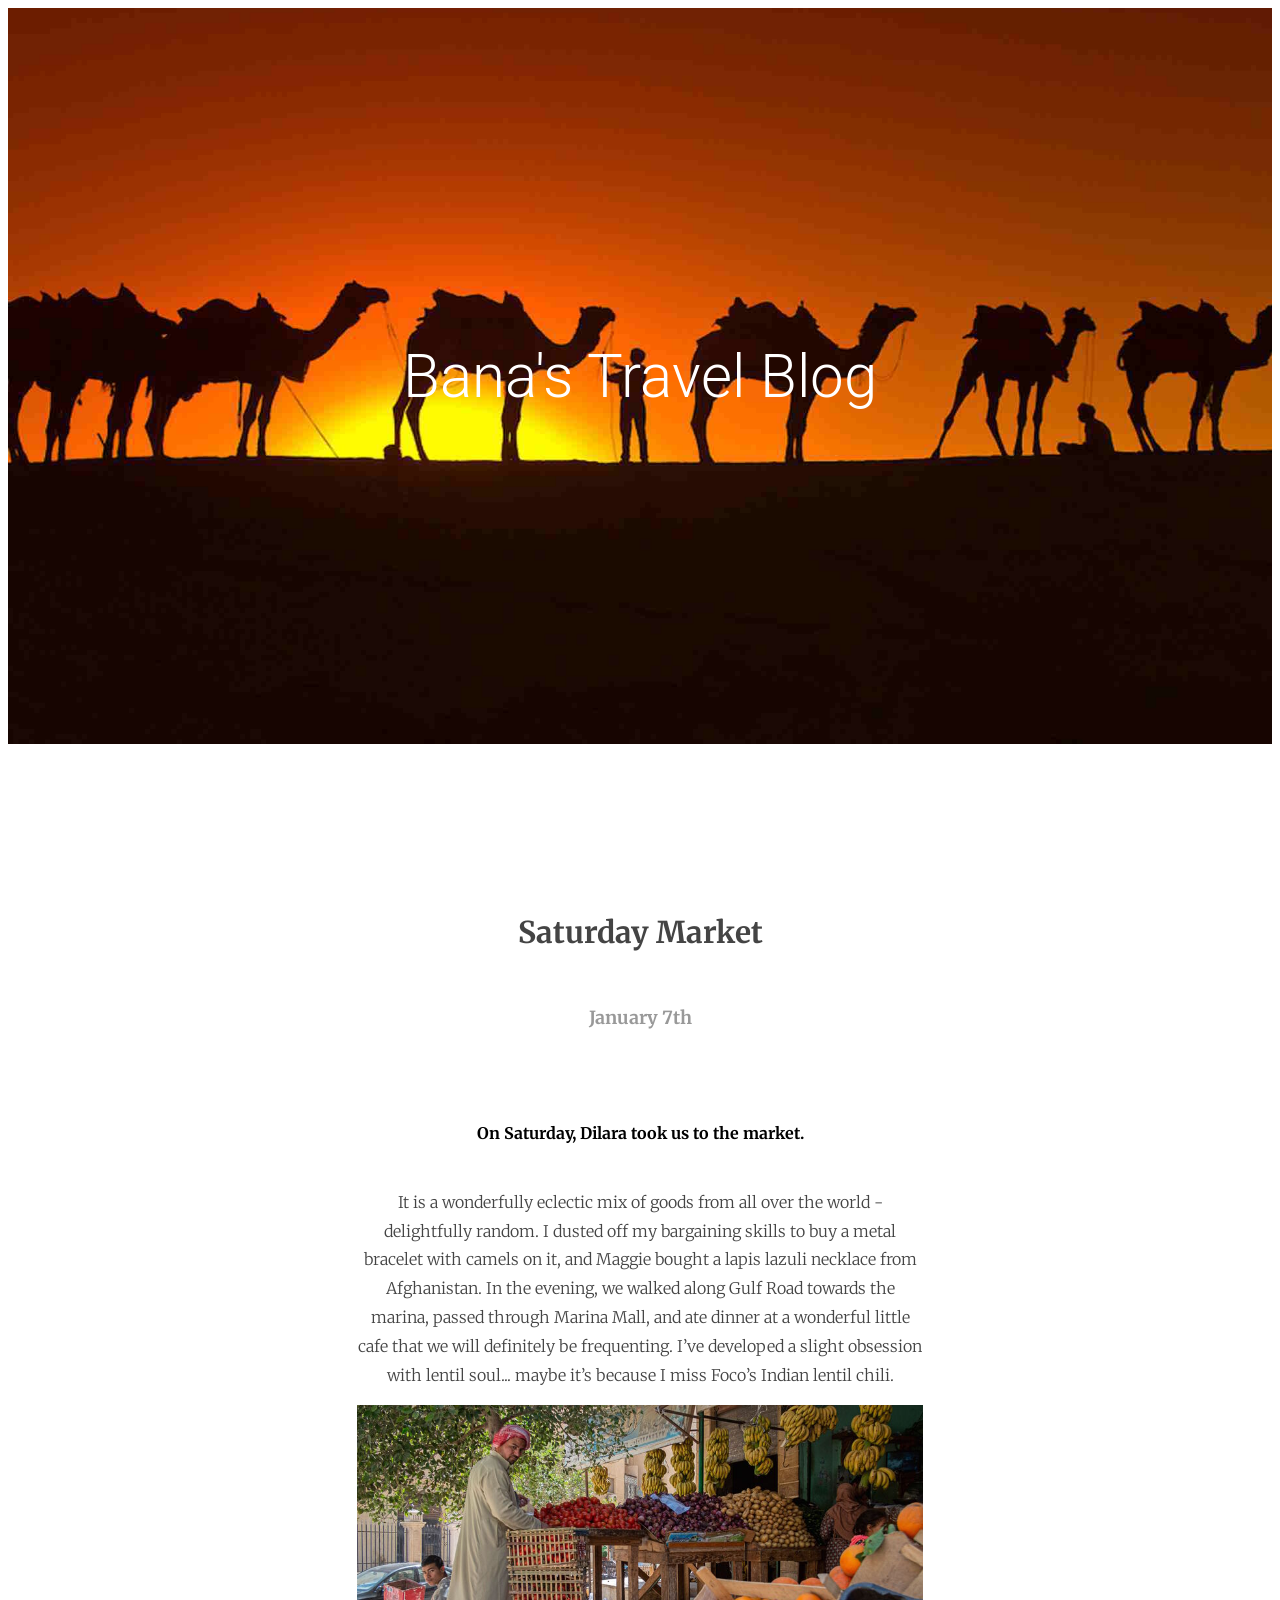
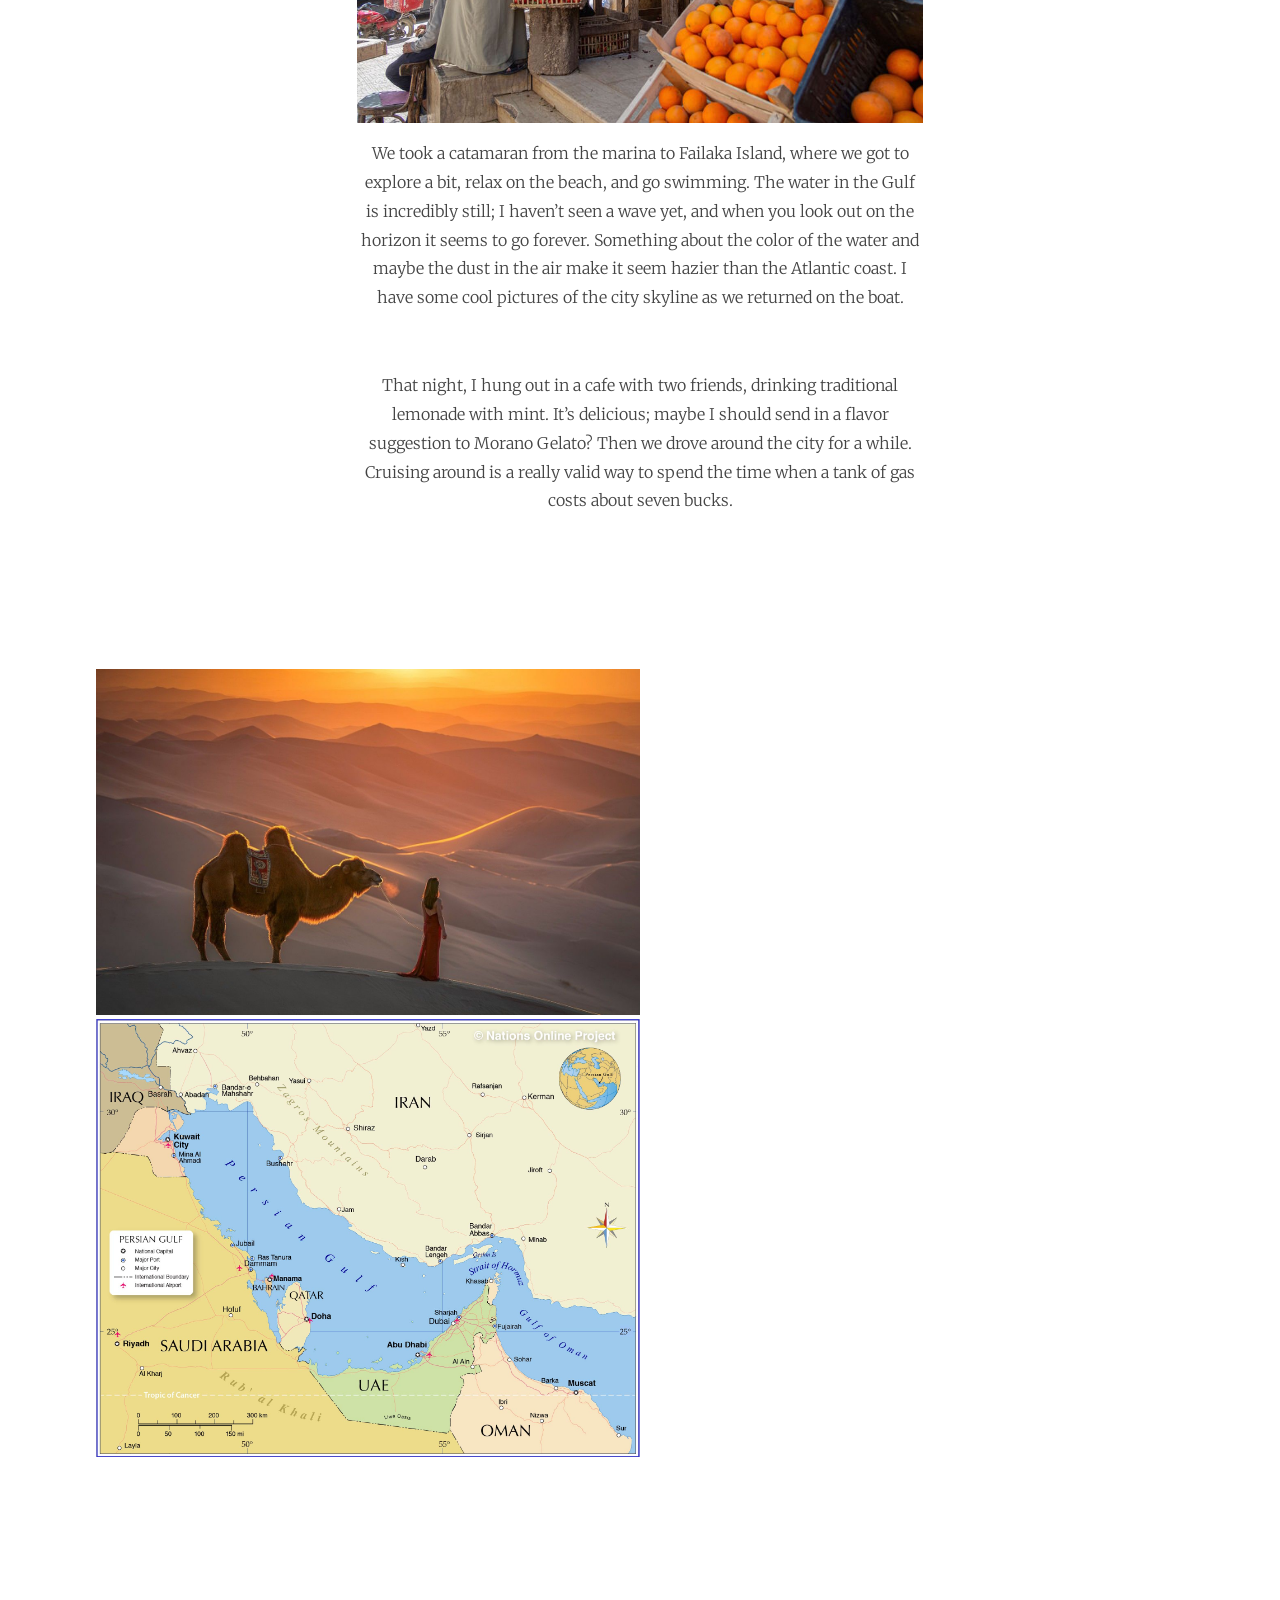
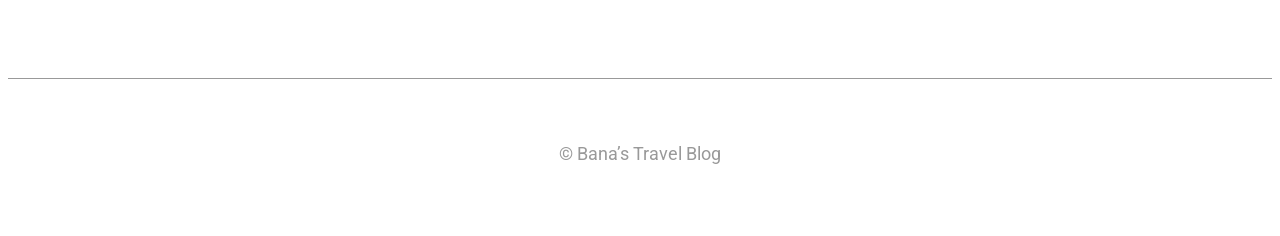
<file: Banas_Travel_Blog/index.html>
<!-- index.html -->

<!DOCTYPE html>
<html lang="en">

<head>
    <meta charset="UTF-8">
    <meta http-equiv="X-UA-Compatible" content="IE=edge">
    <meta name="viewport" content="width=device-width, initial-scale=1.0">
    <link href="https://fonts.googleapis.com/css?family=Roboto:300,400" rel="stylesheet" />
    <link href="https://fonts.googleapis.com/css?family=Merriweather:300,400" rel="stylesheet" />
    <link rel="stylesheet" type="text/css" href="./style.css" />
    <title>Bana's Travel Blog</title>
</head>

<body>
    <div id="banner">
        <h1>Bana's Travel Blog</h1>
    </div>
    <div id="blog">
        <div class="post">
            <h2>Saturday Market</h2>
            <h3>January 7th</h3>
            <strong class="opening-line">On Saturday, Dilara took us to the market.</strong>
            <p>
                It is a wonderfully eclectic mix of goods from all over the world -
                delightfully random. I dusted off my bargaining skills to buy a metal
                bracelet with camels on it, and Maggie bought a lapis lazuli necklace
                from Afghanistan. In the evening, we walked along Gulf Road towards
                the marina, passed through Marina Mall, and ate dinner at a wonderful
                little cafe that we will definitely be frequenting. I’ve developed a
                slight obsession with lentil soul... maybe it’s because I miss Foco’s
                Indian lentil chili.
            </p>
            <div class="image-container">
                <img src="./images/mideast-market.jpg" />
            </div>
            <p>
                We took a catamaran from the marina to Failaka Island, where we got to
                explore a bit, relax on the beach, and go swimming. The water in the
                Gulf is incredibly still; I haven’t seen a wave yet, and when you look
                out on the horizon it seems to go forever. Something about the color
                of the water and maybe the dust in the air make it seem hazier than
                the Atlantic coast. I have some cool pictures of the city skyline as
                we returned on the boat.
            </p>
            <p>
                That night, I hung out in a cafe with two friends, drinking
                traditional lemonade with mint. It’s delicious; maybe I should send in
                a flavor suggestion to Morano Gelato? Then we drove around the city
                for a while. Cruising around is a really valid way to spend the time
                when a tank of gas costs about seven bucks.
            </p>
        </div>
        <div class="images">
            <div class="image-container">
                <img src="./images/camel.jpg" />
            </div>
            <!--
      Adding comment to ensure no whitespace between inline-block div elements from HTML file.
      -->
            <div class="image-container">
                <img src="./images/persian-gulf-map.jpg" />
            </div>
        </div>
    </div>
    <footer>
        <span>&copy; Bana’s Travel Blog</span>
    </footer>
</body>

</html>
</file>
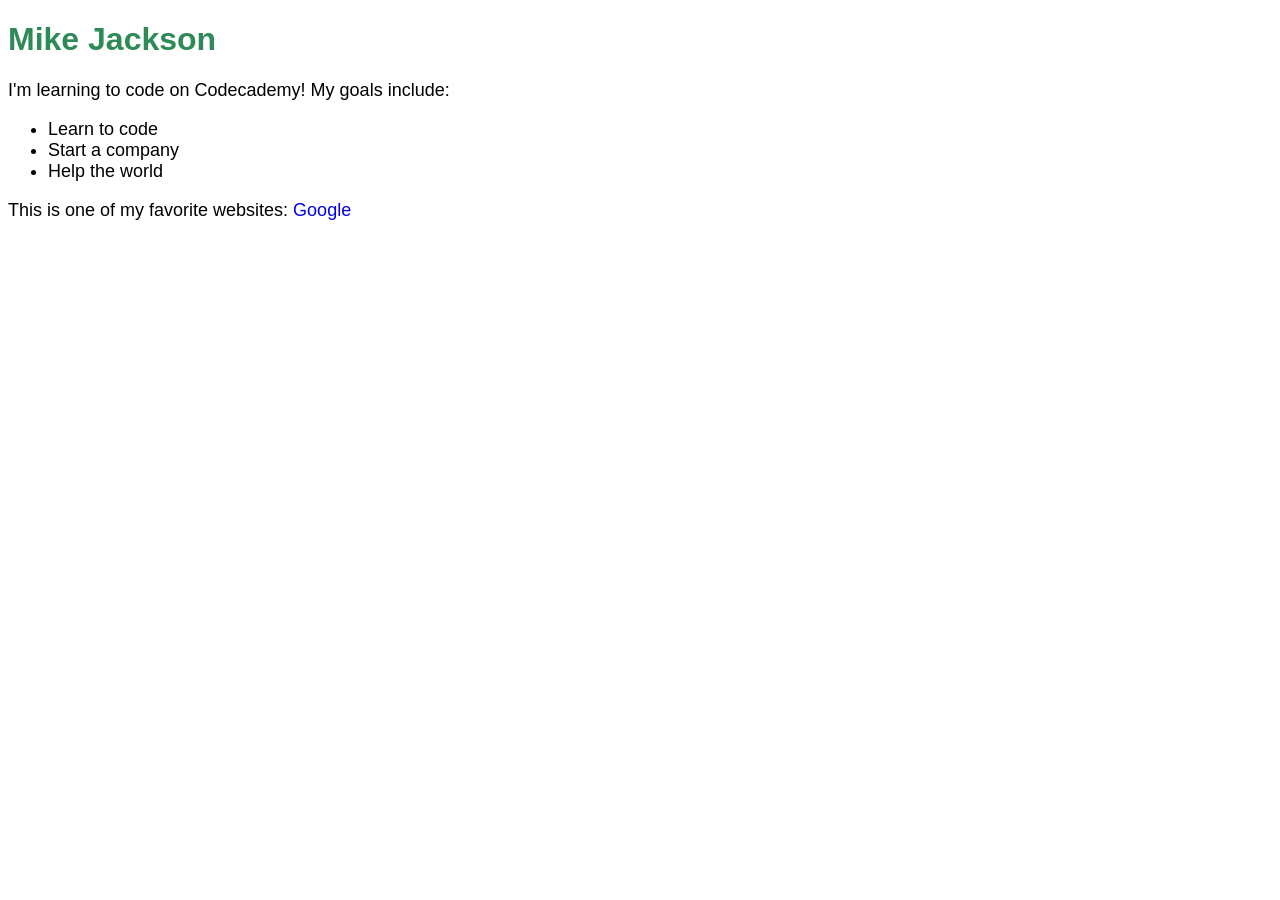
<file: First_Website/index.html>
<!-- index.html -->

<!DOCTYPE html>
<html lang="en">

<head>
    <meta charset="UTF-8">
    <meta http-equiv="X-UA-Compatible" content="IE=edge">
    <meta name="viewport" content="width=device-width, initial-scale=1.0">
    <link href="./style.css" type="text/css" rel="stylesheet">
    <title>Big Mike's Website</title>
</head>

<body>
    <h1>Mike Jackson</h1>
    <p>I'm learning to code on Codecademy! My goals include:</p>
    <ul>
        <li>Learn to code</li>
        <li>Start a company</li>
        <li>Help the world</li>
    </ul>
    <p>This is one of my favorite websites: <a href="https://www.google.com/" target="_blank">Google</a></p>
</body>

</html>
</file>
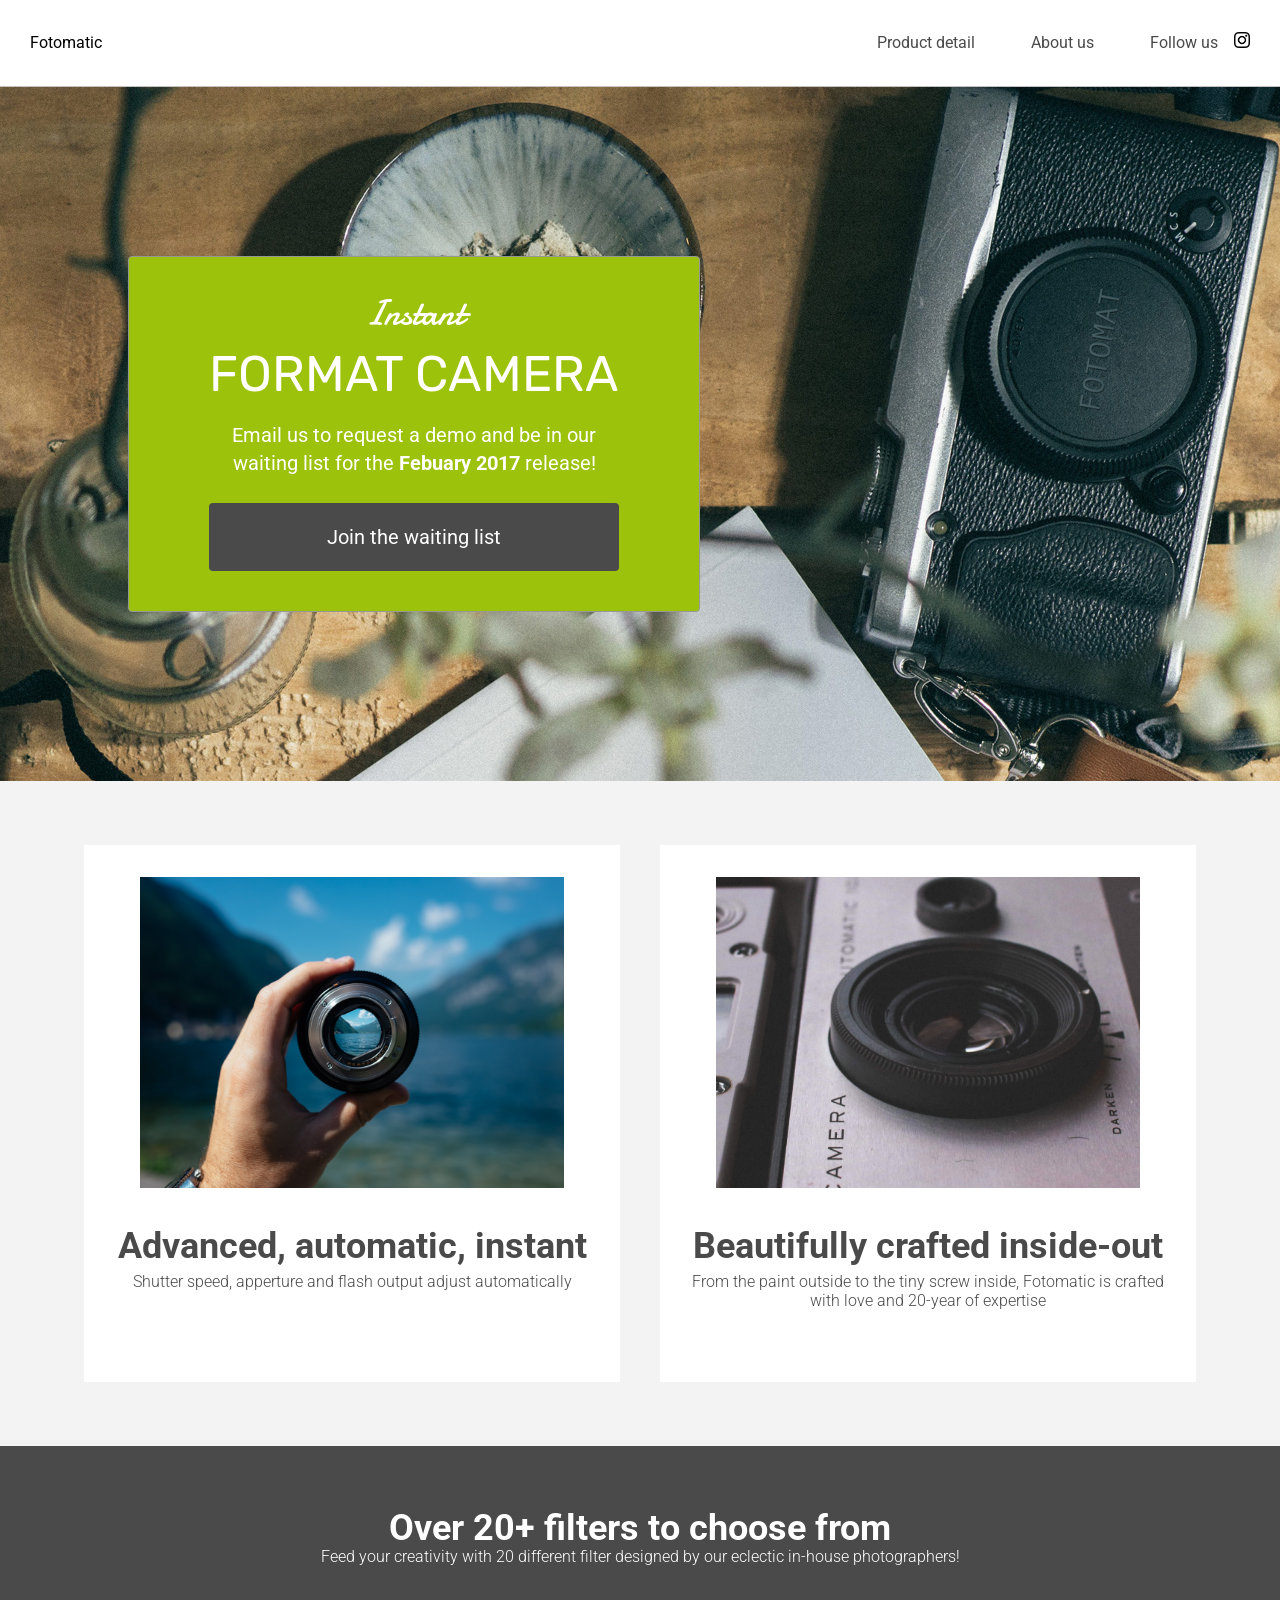
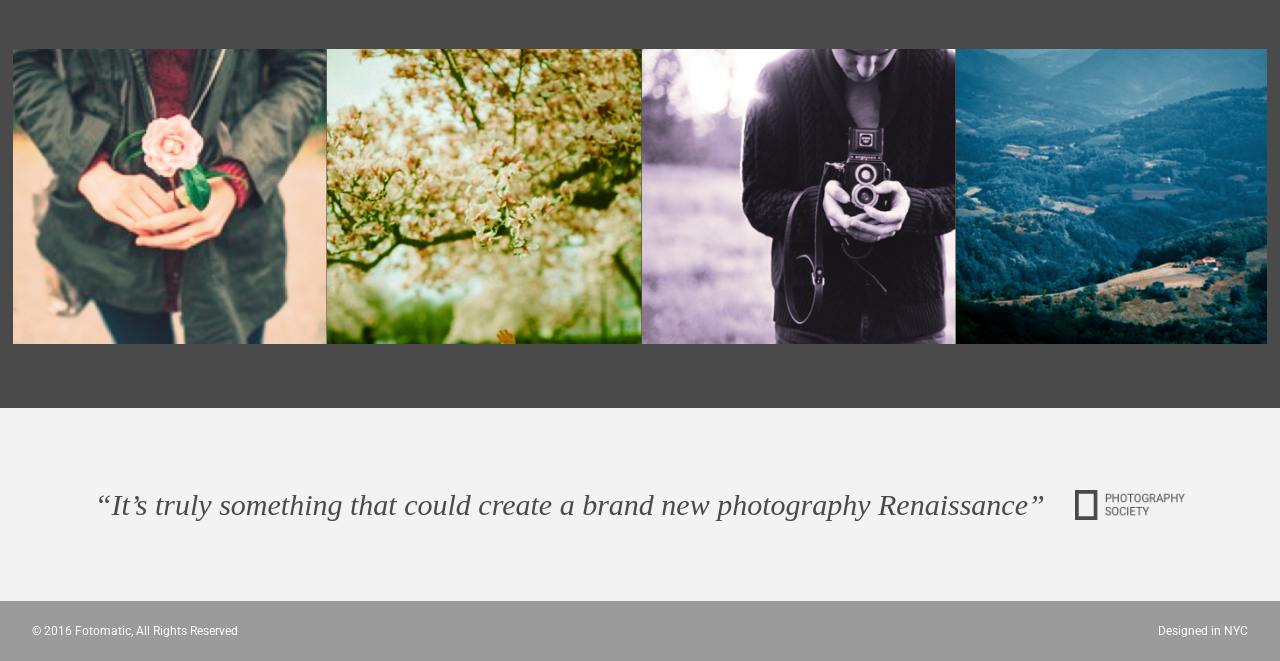
<file: Fotomatic/index.html>
<!-- index.html -->

<!DOCTYPE html>
<html lang="en">
<head>
  <meta charset="UTF-8">
  <meta http-equiv="X-UA-Compatible" content="IE=edge">
  <meta name="viewport" content="width=device-width, initial-scale=1.0">
  <link href="https://fonts.googleapis.com/css?family=Damion" rel="stylesheet">
  <link href="https://fonts.googleapis.com/css?family=Rubik" rel="stylesheet">
  <link href="https://fonts.googleapis.com/css?family=Roboto:300,400,600,700" rel="stylesheet">
  <link rel="stylesheet" href="./reset.css">
  <link rel="stylesheet" href="./style.css">
  <title>Fotomatic</title>
</head>
<body>
  <!-- Header -->
  <header>
    <div class="content">
      <a href="index.html" class="desktop logo">Fotomatic</a>
      <nav class="desktop">
        <ul>
          <li><a href="#">Product detail</a></li>
          <li><a href="#">About us</a></li>
          <li><a href="https://www.instagram.com/" target="_blank">Follow us <img class="icon" src="./images/instagram.png"></a></li>
          <li><a href="#" class="button">Join us</a></li>
        </ul>
      </nav>
      <nav class="mobile">
        <ul>
          <li><a href="#"><img src="./images/ic-logo.svg"></a></li>
          <li><a href="#"><img src="./images/ic-product-detail.svg"></a></li>
          <li><a href="#"><img src="./images/ic-about-us.svg"></a></li>
          <li><a href="#" class="button">Join us</a></li>
        </ul>
      </nav>
    </div>
  </header>

  <!-- Main Content -->
  <div class="main-content">

    <!-- Sign Up Section -->
    <div id="sign-up-section" class="banner">
      <div id="sign-up-cta">
        <div class="content center">
          <div class="header">
            <h2 class="cursive">Instant</h2>
            <h1 class="striking">FORMAT CAMERA</h1>
          </div>
          <div class="email">
            <span>
              Email us to request a demo and be in our waiting list for the <strong>Febuary 2017</strong> release!
            </span>
            <div class="button">Join the waiting list</div>
          </div>
        </div>
      </div>
    </div>

    <!-- Features Section -->
    <div id="features-section">
      <div class="feature">
        <div class="center">
          <div class="image-container">
            <img src="./images/feature-1.png" />
          </div>
          <div class="content">
            <h2>Advanced, automatic, instant</h2>
            <h3>Shutter speed, apperture and flash output adjust automatically</h3>
          </div>
        </div>
      </div>
      <div class="feature">
        <div class="center">
          <div class="image-container">
            <img src="./images/feature-2.png" />
          </div>
          <div class="content">
            <h2>Beautifully crafted inside-out</h2>
            <h3>From the paint outside to the tiny screw inside, Fotomatic is crafted with love and 20-year of expertise</h3>
          </div>
        </div>
      </div>
    </div>

    <!-- Filters Section -->
    <div id="filters-section">
      <div class="content center">
        <h2>Over 20+ filters to choose from</h2>
        <h3>Feed your creativity with 20 different filter designed by our eclectic in-house photographers!</h3>
      </div>
      <div class="images-container">
        <div class="image-container">
          <img src="./images/filter-1.png" />
        </div>
        <div class="image-container">
          <img src="./images/filter-2.png" />
        </div>
        <div class="image-container">
          <img src="./images/filter-3.png" />
        </div>
        <div class="image-container extra">
          <img src="./images/filter-4.png" />
        </div>
      </div>
    </div>

    <!-- Quotes Section -->
    <div id="quotes-section">
      <div class="content center">
        <span class="quote">“It’s truly something that could create a brand new photography Renaissance”</span>
        <img class="quote-citation" src="./images/photography-logo.png" />
      </div>
    </div>

    <!-- Footer -->
    <footer>
      <div class="content">
        <span class="copyright">© 2016  Fotomatic, All Rights Reserved</span>
        <span class="location">Designed in NYC</span>
      </div>
    </footer>

  </div>
</body>
</html>
</file>
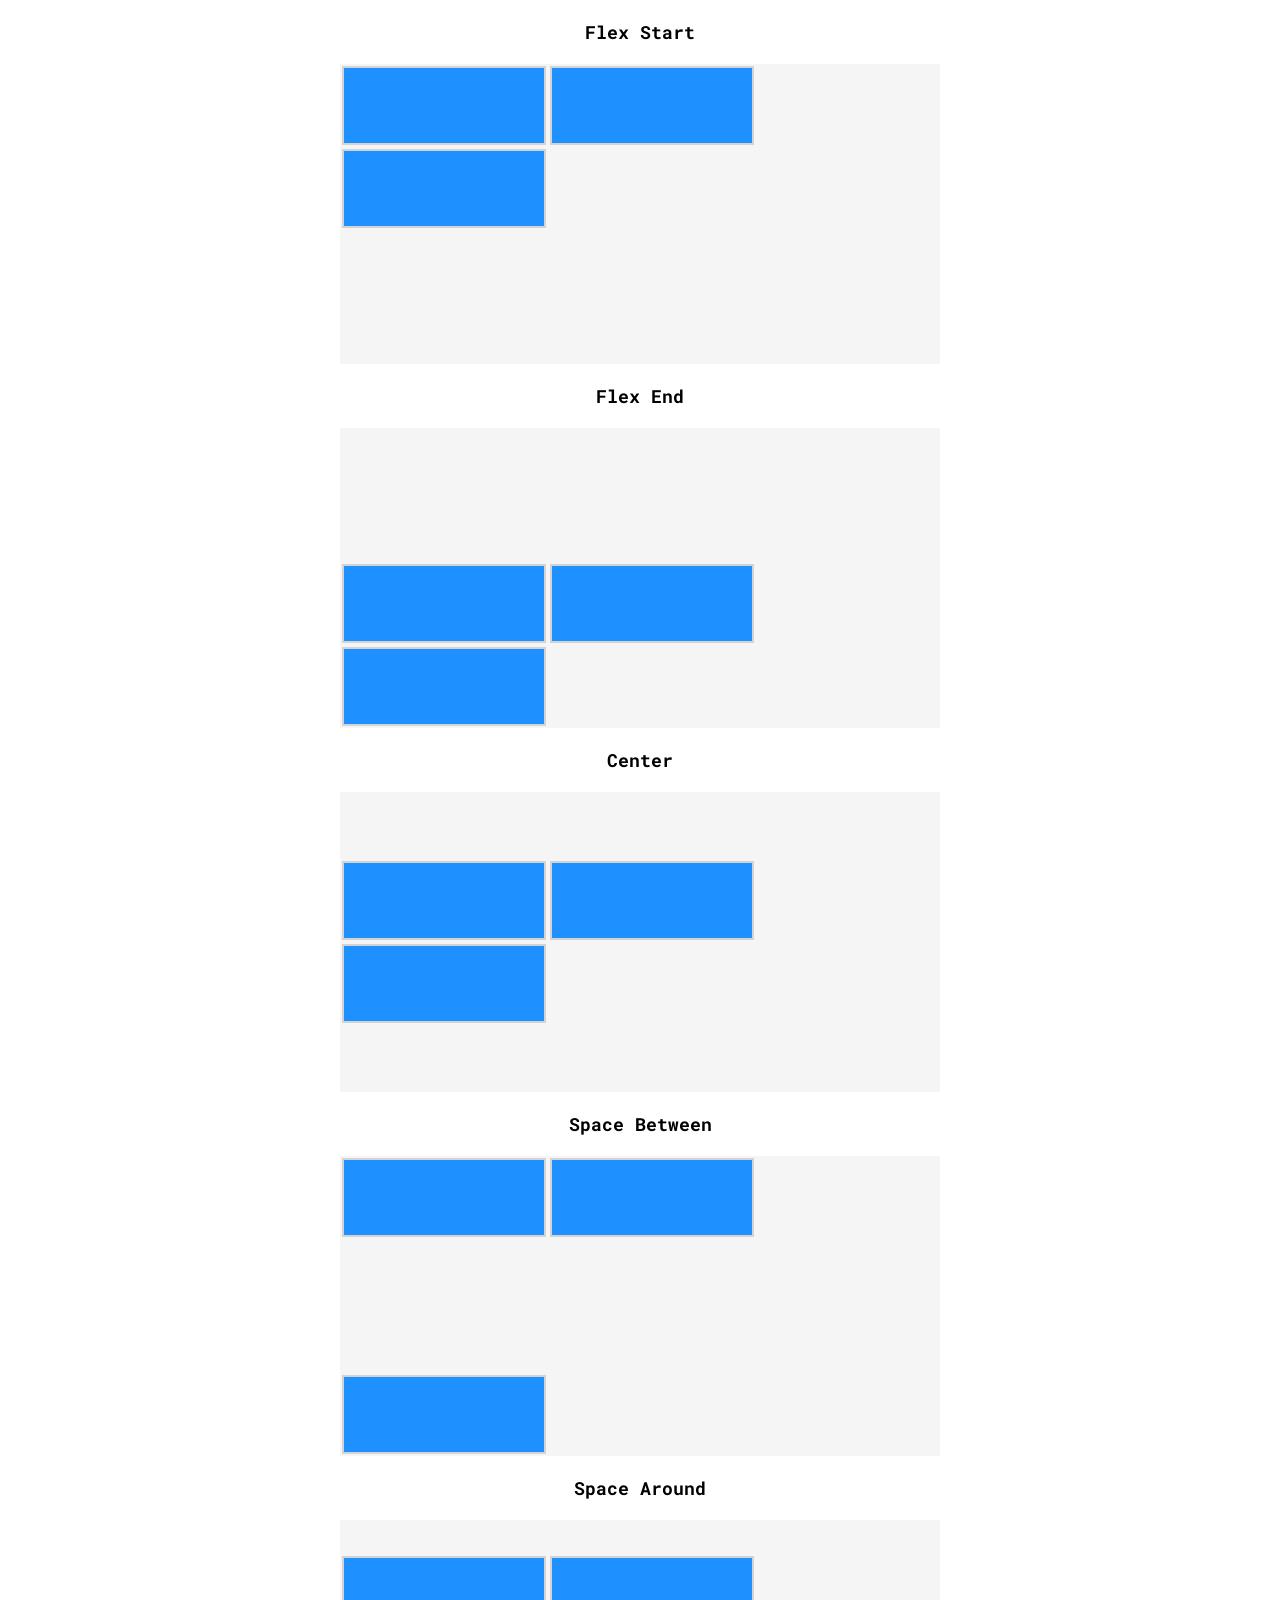
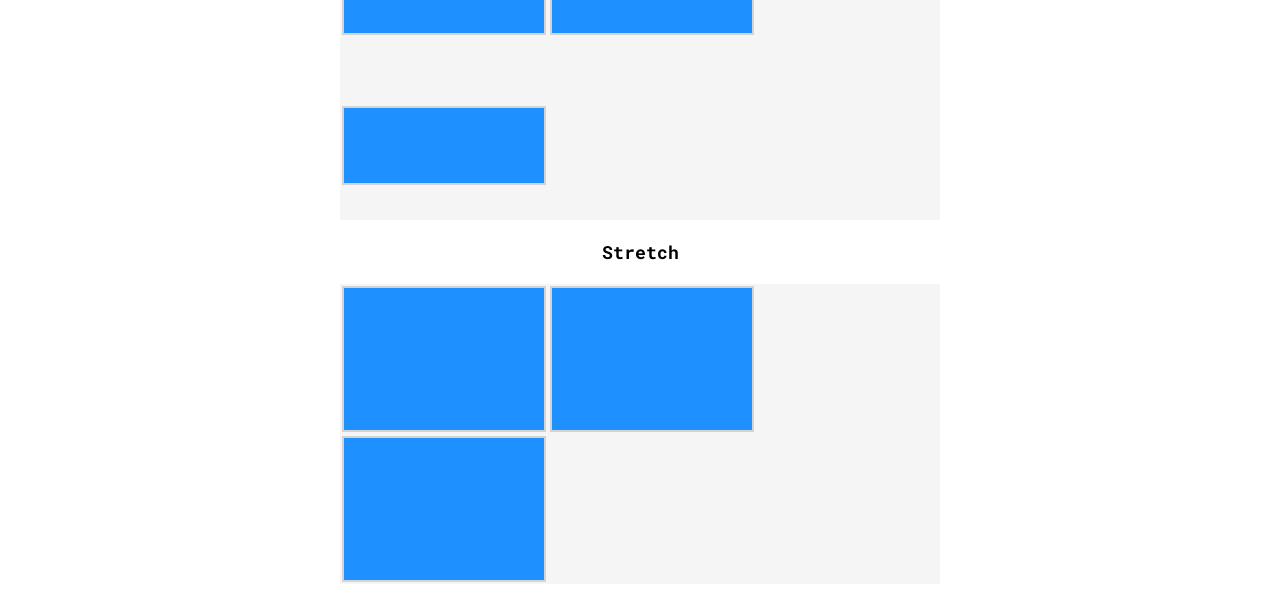
<file: Flexbox/align-content/index.html>
<!DOCTYPE html>
<html>

<head>
  <title>Align Content</title>
  <link href='style.css' rel='stylesheet' />
  <link href='https://fonts.googleapis.com/css?family=Roboto+Mono' rel='stylesheet'>
</head>

<body>
  <h1>Flex Start</h1>
  <div class='container' id='flexstart'>
    <div class='left'></div>
    <div class='center'></div>
    <div class='right'></div>
  </div>
  <h1>Flex End</h1>
  <div class='container' id='flexend'>
    <div class='left'></div>
    <div class='center'></div>
    <div class='right'></div>
  </div>
  <h1>Center</h1>
  <div class='container' id='center'>
    <div class='left'></div>
    <div class='center'></div>
    <div class='right'></div>
  </div>
  <h1>Space Between</h1>
  <div class='container' id='between'>
    <div class='left'></div>
    <div class='center'></div>
    <div class='right'></div>
  </div>
  <h1>Space Around</h1>
  <div class='container' id='around'>
    <div class='left'></div>
    <div class='center'></div>
    <div class='right'></div>
  </div>
  <h1>Stretch</h1>
  <div class='container' id='stretch'>
    <div class='left'></div>
    <div class='center'></div>
    <div class='right'></div>
  </div>
</body>

</html>
</file>
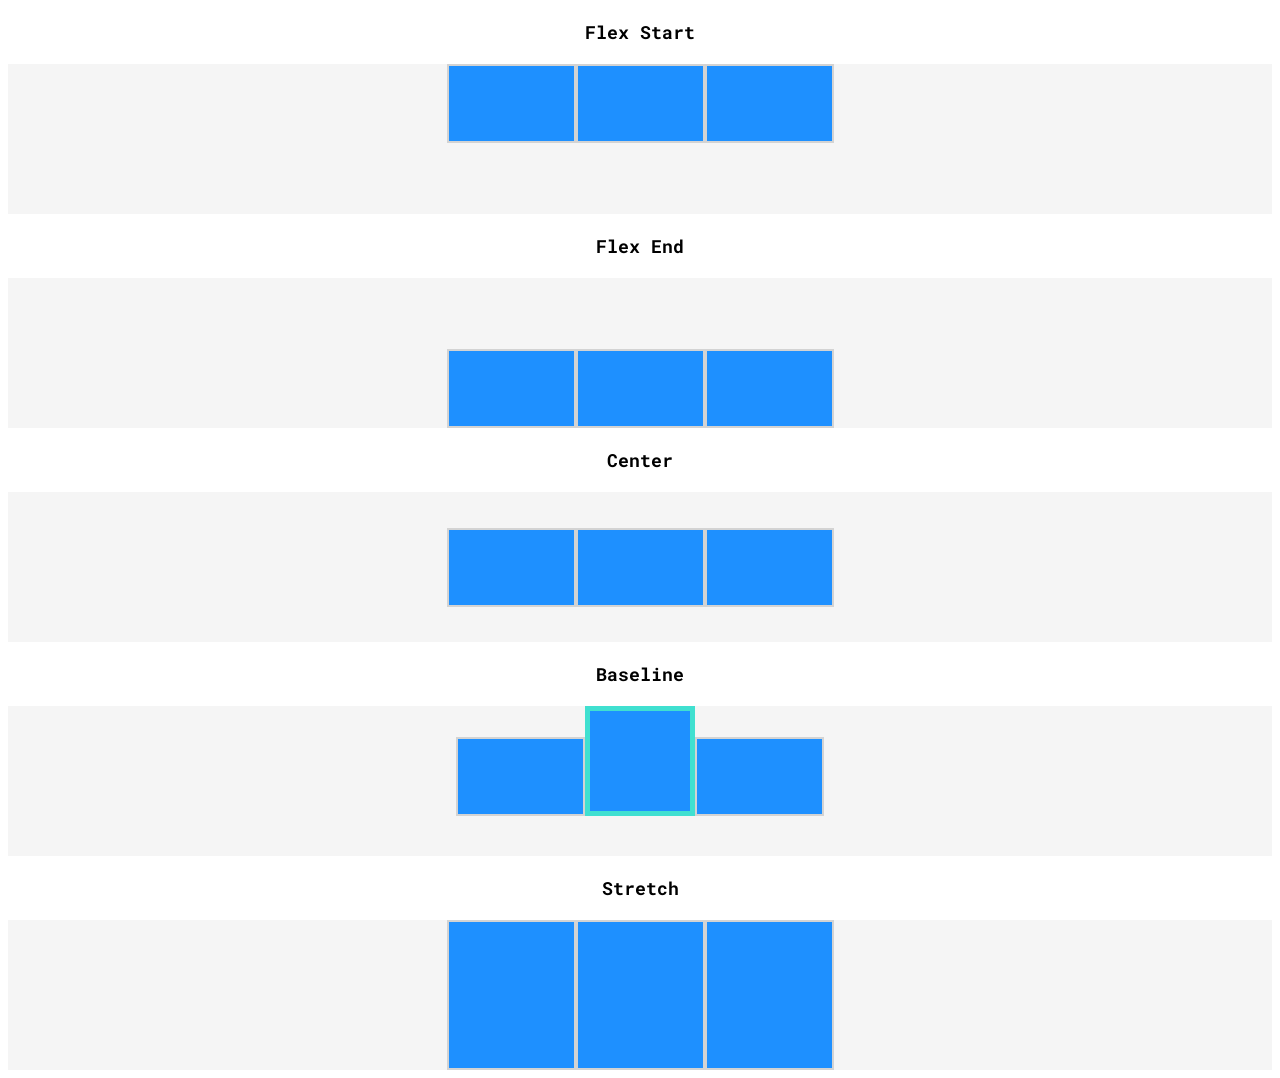
<file: Flexbox/align-items/index.html>
<!DOCTYPE html>
<html>

<head>
  <title>Align Items</title>
  <link href='style.css' rel='stylesheet'/>
  <link href='https://fonts.googleapis.com/css?family=Roboto+Mono' rel='stylesheet'>
</head>

<body>
  <h1>Flex Start</h1>
  <div class='container' id='flexstart'>
    <div class='left'></div>
    <div class='center'></div>
    <div class='right'></div>
  </div>
  <h1>Flex End</h1>
  <div class='container' id='flexend'>
    <div class='left'></div>
    <div class='center'></div>
    <div class='right'></div>
  </div>
  <h1>Center</h1>
  <div class='container' id='center'>
    <div class='left'></div>
    <div class='center'></div>
    <div class='right'></div>
  </div>
  <h1>Baseline</h1>
  <div class='container' id='baseline'>
    <div class='left'></div>
    <div class='center'></div>
    <div class='right'></div>
  </div>
  <h1>Stretch</h1>
  <div class='container' id='stretch'>
    <div class='left'></div>
    <div class='center'></div>
    <div class='right'></div>
  </div>
</body>

</html>
</file>
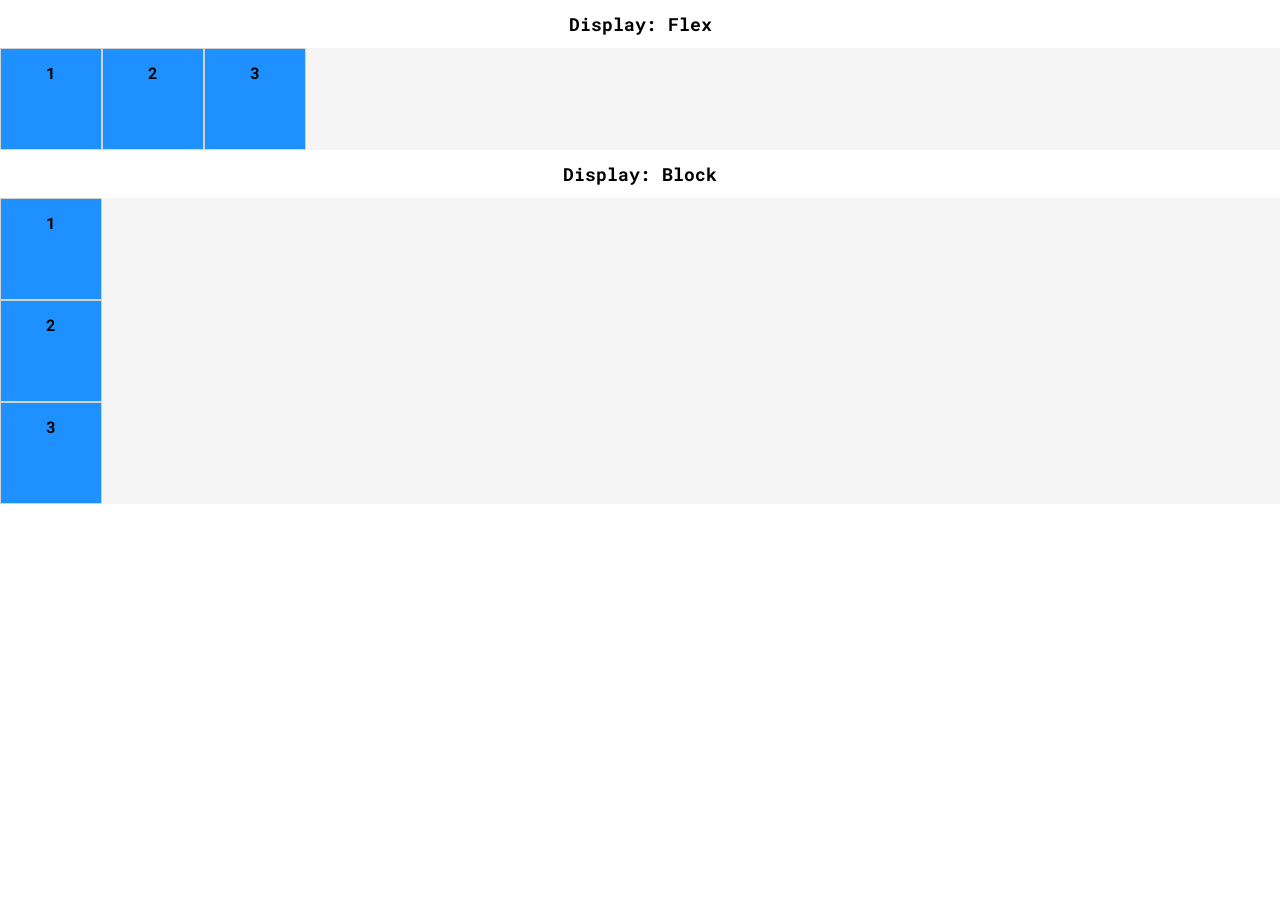
<file: Flexbox/display-flex/index.html>
<!DOCTYPE html>
<html>

<head>
  <title>Flex</title>
  <link href='style.css' rel='stylesheet' />
  <link href='https://fonts.googleapis.com/css?family=Roboto+Mono' rel='stylesheet'>
</head>

<body>
  <h1>Display: Flex</h1>
  <div class='container' id='flex'>
    <div class='box'>
      <h2>1</h2>
    </div>
    <div class='box'>
      <h2>2</h2>
    </div>
    <div class='box'>
      <h2>3</h2>
    </div>
  </div>
  <h1>Display: Block</h1>
  <div class='container' id='block'>
    <div class='box'>
      <h2>1</h2>
    </div>
    <div class='box'>
      <h2>2</h2>
    </div>
    <div class='box'>
      <h2>3</h2>
    </div>
  </div>
</body>

</html>
</file>
<file: Banas_Travel_Blog/style.css>
/* style.css */

/* Universal Styles */

html {
    font-size: 16px;
}

body {
    background-color: white;
}

p {
    min-width: 200px;
    min-height: 200px;
}

.image-container {
    overflow: hidden;
}

.image-container img {
    max-width: 100%;
    height: auto;
    display: block;
}

/* Banner Section */

#banner {

    background-image: url('./images/camel-background.jpg');
    background-position: center;
    background-size: cover;
    height: 46rem;
    background-repeat: no-repeat;
    display: flex;
    justify-content: center;
    align-items: center;
    text-align: center;
}

#banner h1 {

    font-family: 'Roboto', sans-serif;
    font-weight: 300;
    font-size: 3.75rem;
    color: white;
}

/* Blog Post */

#blog {
    width: 86%;
    margin: auto;
    display: flex;
    flex-direction: column;
    align-items: center;
}

#blog .post {
    margin-top: 12.5%;
    margin-bottom: 7.5%;
    width: 52%;
    display: flex;
    flex-direction: column;
    align-items: center;
    font-family: 'Merriweather', serif;
    font-weight: 300;
    font-size: 1rem;
    text-align: center;
    line-height: 1.8;
    color: #444444;
}

.post h2 {
    font-size: 1.875rem;

}

.post h3 {
    font-size: 1.125rem;
    color: #999999;
}

.post .opening-line {
    margin-top: 4.1875rem;
    margin-bottom: 1.5rem;
    color: black;
    font-weight: bold;
}

.post .image-container {
    width: 100%;
}

/* Blog Images */

.images {
    margin-bottom: 20%;
}

.images .image-container {
    display: inline-block;
    width: 50%;
}

/* Footer */

footer {
    padding: 4rem 0;
    border-top: 1px solid #999999;
    font-family: 'Roboto', sans-serif;
    font-size: 1.125rem;
    color: #999999;
    text-align: center;
}
</file>
<file: First_Website/style.css>
/* style.css */

* {
    font-family: Helvetica, Arial, sans-serif;
}


h1 {
    color: SeaGreen;
}


p,
li {
    font-size: 18px;
}


a {
    text-decoration: none;
}
</file>
<file: Fotomatic/style.css>
/* Universal Styles */

html {
  font-family: "Roboto", sans-serif;
  font-size: 16px;
}

.main-content {
  position: relative;
  top: 5.3125rem; /* To offset for fixed header. */
}

.center {
  text-align: center;
}

.button {
  border-radius: 4px;
  background-color: #4a4a4a;
  color: white;
}

.image-container {
  overflow: hidden;
}

.image-container img {
  display: block;
  max-width: 100%;
}

@media only screen and (max-width: 895px) {
  .main-content {
    top: 2.5625rem;
  }
}

/* Header */

header {
  position: fixed;
  z-index: 100;
  width: 100%;
  border-bottom: solid 1px #c6c1c1;
  background-color: white;
}

header .content {
  display: flex;
  align-items: center;
  padding: 1.875rem;
}

header .logo {
  flex: 1;
}

header nav ul {
  display: flex;
}

nav li {
  padding-left: 3.5rem;
}

nav a {
  vertical-align: bottom;
  line-height: 1.6;
  font-size: 1rem;
  color: #4a4a4a;
}

nav .button {
  padding: .1875rem .5rem;
  background-color: #9dc20b;
  line-height: 1.6;
  color: white;
}

nav li:last-child {
  display: none;
}

header .icon {
  width: 1rem;
  padding-left: .75rem;
}

header .mobile {
  display: none;
}

@media only screen and (max-width: 895px) {
  nav li:last-child {
    display: block;
  }

  header .content {
    padding: 1rem 1rem;
  }
}

@media only screen and (max-width: 600px) {
  header .desktop {
    display: none;
  }

  header .mobile {
    display: block;
    width: 100%;
  }

  header .content {
    padding: .5rem 0;
  }

  header .mobile ul {
    display: flex;
    justify-content: space-around;
    align-items: center;
    width: 100%;
  }

  header .mobile li {
    padding: 0;
  }
}

/* Sign Up Section */

#sign-up-section {
  display: flex;
  justify-content: flex-start;
  align-items: flex-start;
  height: 43.5rem;
  background-image: url('./images/banner-landingpage.jpg');
  background-position: bottom;
  background-size: cover;
  background-repeat: no-repeat;
}

#sign-up-cta {
  position: relative;
  top: 171px;
  left: 10%;
  padding: 0 5rem 2.5rem 5rem;
  border: solid 1px #979797;
  border-radius: 4px;
  background-color: #9dc20b;
}

#sign-up-cta .content {
  width: 25.625rem;
  margin-top: 2rem;
  font-family: "Roboto", sans-serif;
  font-size: 1.25rem;
  line-height: 1.4;
  color: white;
}

#sign-up-cta h1 {
  font-size: 3.125rem;
}

#sign-up-cta h2 {
  font-size: 2.25rem;
}

#sign-up-cta span strong {
  font-weight: bold;
}

#sign-up-cta .cursive {
  font-family: "Damion", cursive;
}

#sign-up-cta .striking {
  font-family: "Rubik", sans-serif;
  padding-bottom: .75rem;
}

#sign-up-cta .button {
  margin-top: 1.625rem;
  padding: 1.25rem 7.25rem;
}

@media only screen and (max-width: 895px) {
  #sign-up-section {
    align-items: center;
    justify-content: center;
    height: 28rem;
  }

  #sign-up-cta {
    position: static;
    width: auto;
    height: auto;
    background-color: transparent;
    border: none;
  }

  #sign-up-cta .content {
    margin-top: 0;
  }

  #sign-up-cta .email {
    display: none;
  }

  #sign-up-cta h1 {
    font-size: 3.125rem;
  }

  #sign-up-cta h2 {
    font-size: 2.25rem;
  }
}

@media only screen and (max-width: 600px) {
  #sign-up-section {
    height: 20rem;
  }

  #sign-up-cta h1 {
    font-size: 2.25rem;
  }

  #sign-up-cta h2 {
    font-size: 2rem;
  }
}

/* Features Section */

#features-section {
  display: flex;
  justify-content: space-between;
  padding: 4rem 5%;
  background-color: #f3f3f3;
}

.feature {
  flex: 1;
  padding: 2rem;
  margin: 0px 1.25rem;
  background-color: white;
}

.feature .image-container {
  width: 90%;
  height: 65%;
  margin: 0 auto;
}

.feature .content {
  padding: 2.5rem 0;
}

.feature h2 {
  padding-bottom: .5rem;
  font-size: 2.25rem;
  font-weight: bold;
  color: #4a4a4a;
}

.feature h3 {
  font-size: 1rem;
  line-height: 1.2;
  font-weight: 300;
  color: #4a4a4a;
}

@media only screen and (max-width: 895px) {
  #features-section {
    padding: 1rem;
  }

  .feature {
    margin: 0px .5rem;
    padding: 1rem;
  }

  .feature h2 {
    font-size: 2rem;
    line-height: 1.3;
  }

  .feature h3 {
    font-size: .875rem;
    line-height: 1.4;
  }
}

@media only screen and (max-width: 600px) {
  #features-section {
    flex-flow: column;
    padding: 0;
  }

  .feature {
    margin: 0;
    padding: 1.25rem 1rem 0 1rem;
  }

  .feature .content {
    padding: 1.25rem 0 1.875rem 0;
  }
}

/* Filters Section */

#filters-section {
  padding: 4rem 0;
  background-color: #4a4a4a;
}

#filters-section .content {
  padding: 0 .625rem;
  margin-bottom: 5rem;
}

#filters-section .content h2 {
  font-size: 2.25rem;
  font-weight: bold;
  color: white;
}

#filters-section .content h3 {
  font-size: 1rem;
  line-height: 1.4;
  font-weight: 300;
  color: white;
}

#filters-section .images-container {
  display: flex;
  max-width: 100%;
  padding: 0 1%;
}

@media only screen and (max-width: 600px) {
  #filters-section {
    padding: 1.5rem 0 0 0;
  }

  #filters-section .content {
    margin-bottom: 1rem;
  }

  #filters-section .content h2 {
    padding-bottom: .625rem;
    font-size: 1.125rem;
    line-height: 1.3;
    font-weight: normal;
  }

  #filters-section .content h3 {
    font-size: .875rem;
    line-height: 1.4;
  }

  #filters-section .images-container {
    padding: 0;
  }

  #filters-section .extra {
    display: none;
  }
}

/* Quotes Section */

#quotes-section {
  background-color: #f3f3f3;
}

#quotes-section .content {
  display: flex;
  align-items: center;
  justify-content: center;
  padding: 5rem 1.5rem;
}

#quotes-section .quote {
  padding-right: 1.875rem;
  font-family: "Palatino", serif;
  font-size: 1.875rem;
  line-height: 1.1;
  font-style: italic;
  color: #4a4a4a;
}

#quotes-section .quote-citation {
  height: 1.875rem;
}

@media only screen and (max-width: 895px) {
  #quotes-section .content {
    padding: 3rem 1.5rem;
  }
}

@media only screen and (max-width: 600px) {
  #quotes-section .content {
    flex-flow: column;
    padding: 1.875rem .625rem;
  }

  #quotes-section .quote {
    font-size: 1.5rem;
    line-height: 1.4;
  }

  #quotes-section .quote-citation {
    display: block;
    padding-top: 1rem;
    margin: auto;
  }
}

/* Footer */

footer {
  background-color: #9b9b9b;
  padding: 1.5rem 2rem;
}

footer .content {
  color: white;
  display: flex;
  font-size: .75rem;
}

footer .copyright {
  flex-grow: 1;
}

@media only screen and (max-width: 600px) {
  footer .content {
    font-size: .625rem;
  }
}
</file>
<file: Flexbox/align-content/style.css>
body {
  font-family: 'Roboto Mono', monospace;
}

h1 {
  margin: 20px;
  text-align: center;
  font-size: 18px;
}

.container {
  height: 300px;
  width: 600px;
  background-color: whitesmoke;
  display: flex;
  flex-wrap: wrap;
  margin: auto;
}

.left,
.center,
.right {
  min-height: 75px;
  width: 200px;
  margin: 2px;
  background-color: dodgerblue;
  border: 2px solid lightgrey;
}

#flexstart {
	align-content: flex-start;
}

#flexend {
	align-content: flex-end;
}

#center {
	align-content: center;
}

#between {
	align-content: space-between;
}

#around {
	align-content: space-around; 
}
</file>
<file: Flexbox/align-items/style.css>
body {
  font-family: 'Roboto Mono', monospace;
}

h1 {
  margin: 20px;
  text-align: center;
  font-size: 18px;
}

.container {
  height: 150px;
  background-color: whitesmoke;
  display: flex;
  justify-content: center;
}

.left,
.center,
.right {
  min-height: 75px;
  width: 125px;
  background-color: dodgerblue;
  border: 2px solid lightgrey;
}

#baseline .center {
  height: 100px;
  width: 100px;
  border: 5px solid turquoise;
}

#flexstart {
  align-items: flex-start;
}

#flexend {
  align-items: flex-end;
}

#center {
  align-items: center;
}

#baseline {
  align-items: baseline;
}
</file>
<file: Flexbox/display-flex/style.css>
body {
  margin: 0;
  border: 0;
  font-family: 'Roboto Mono', monospace;
}

h1 {
  font-size: 18px;
  text-align: center;
}

h2 {
  font-size: 16px;
  text-align: center;
}

.container {
  background-color: whitesmoke;
}

.box {
  background-color: dodgerblue;
  height: 100px;
  width: 100px;
  border: 1px solid lightgrey;
}

#flex {
  display: flex;
}
</file>
